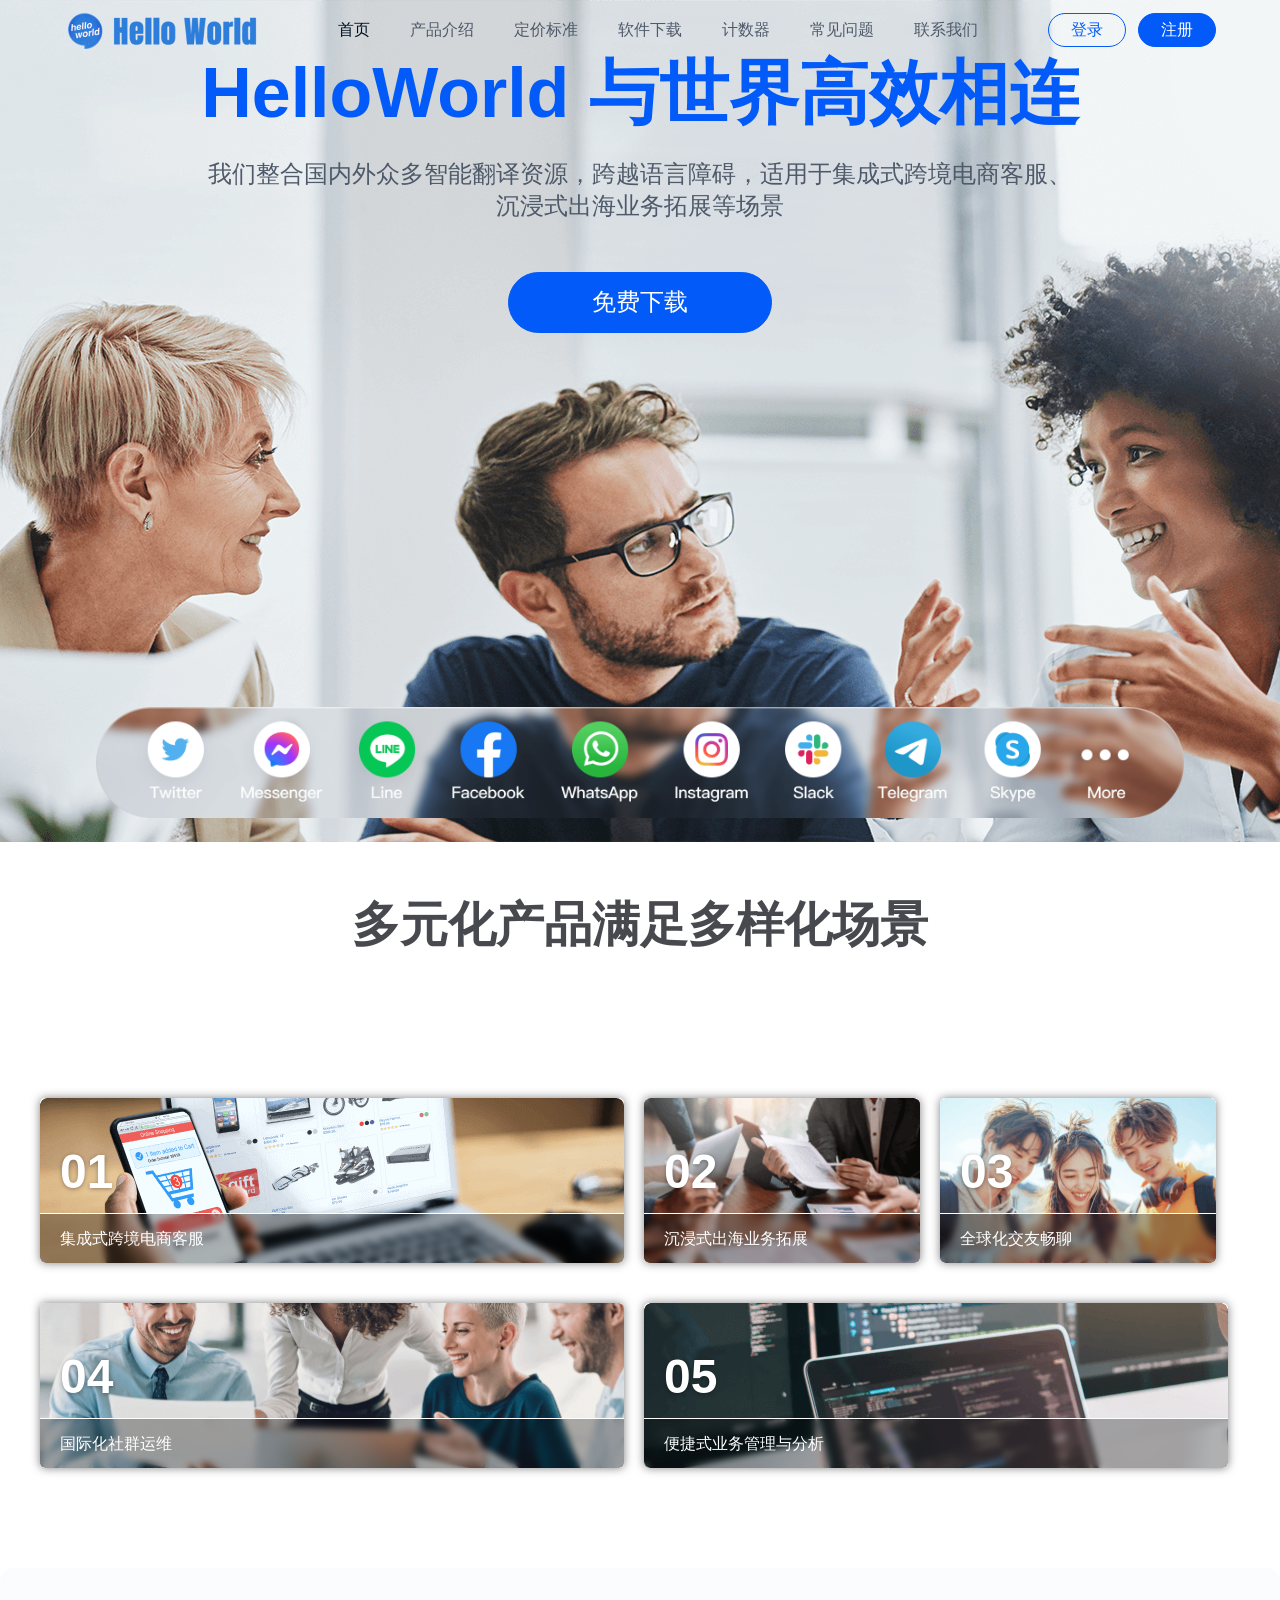
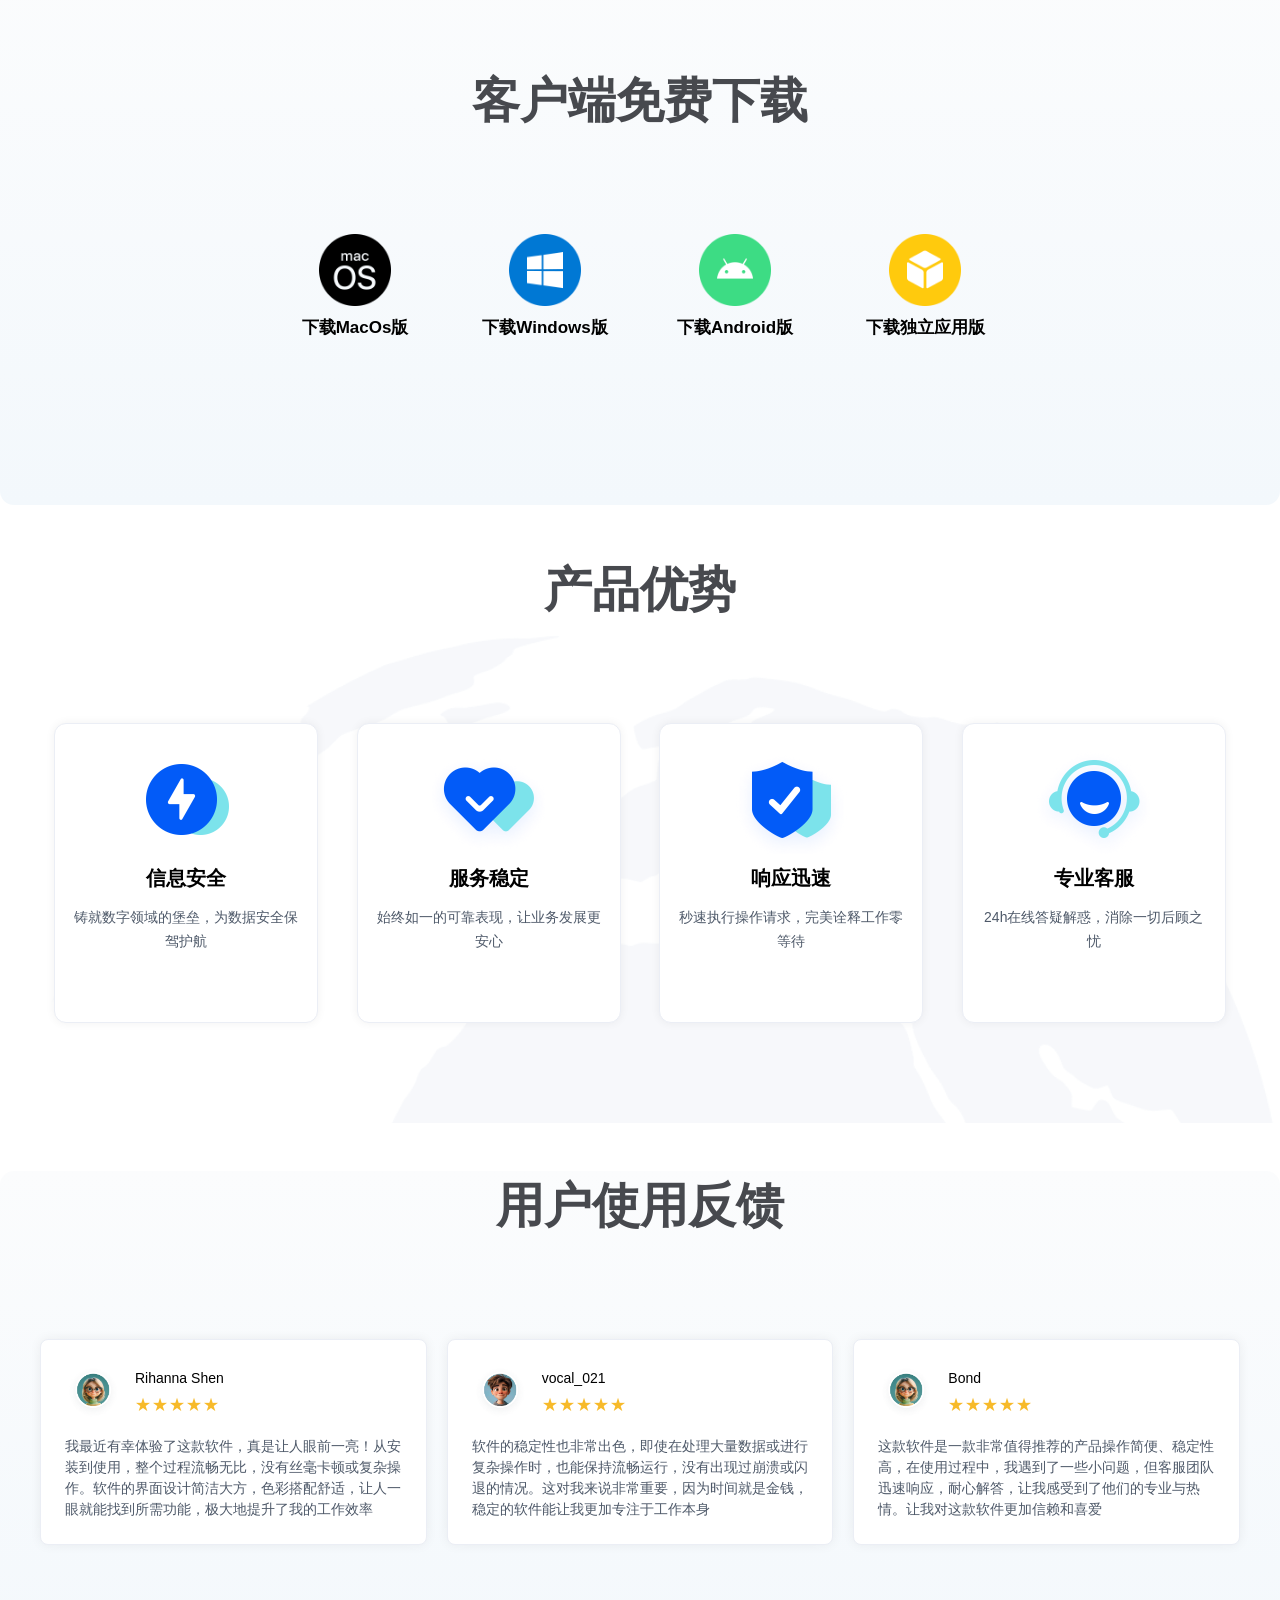
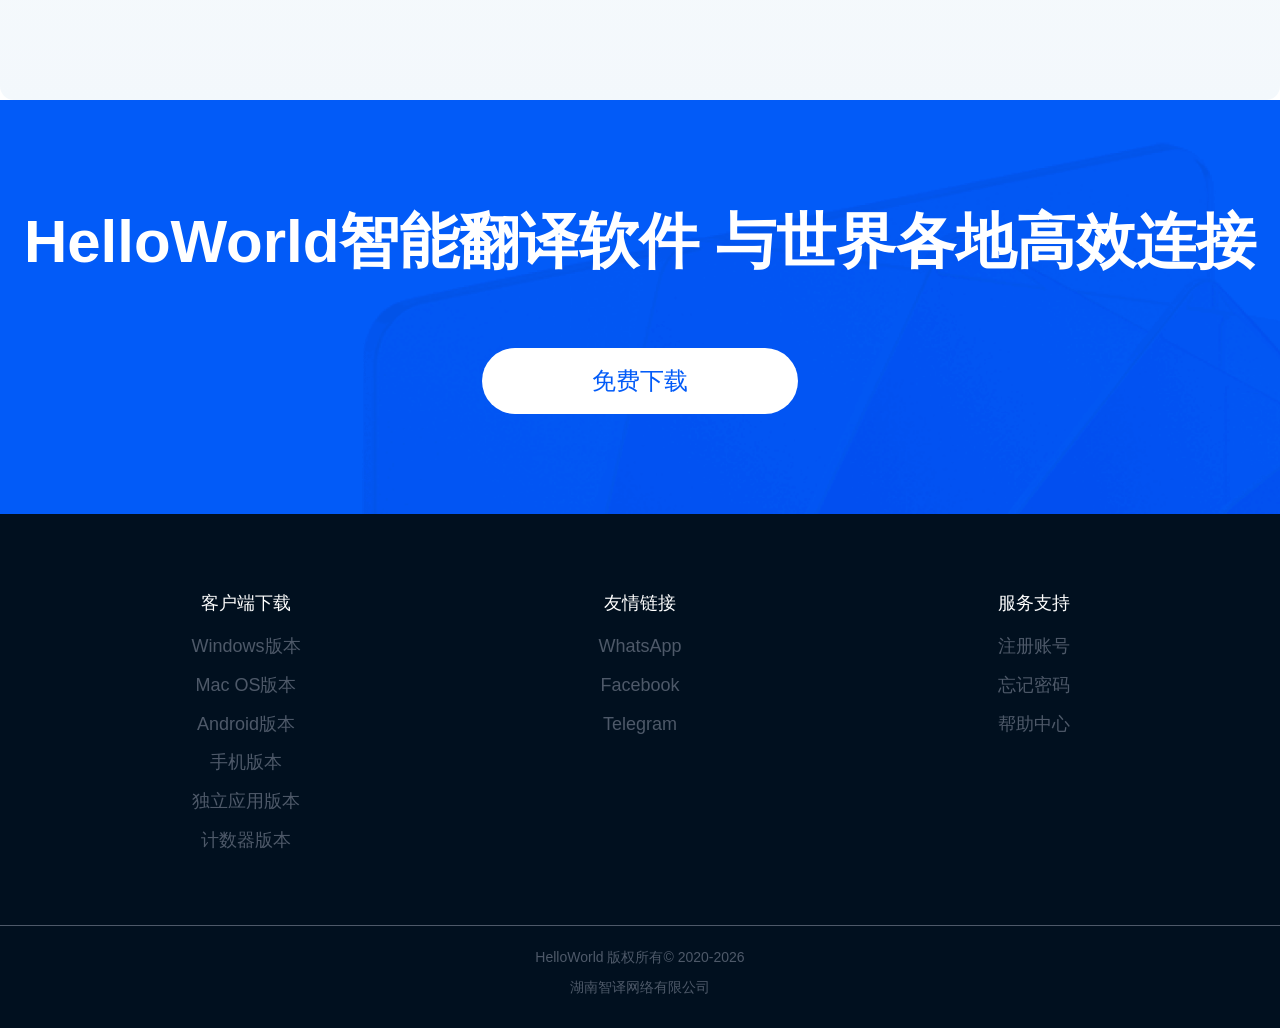
<file: index.html>
<!DOCTYPE html>
<html lang="zh-CN">
<head>
<meta charset="UTF-8">
<meta name="viewport" content="width=device-width, initial-scale=1">
<title>HelloWorld翻译软件</title>
<meta name="description" content="HelloWorld翻译软件 - 支持全球众多智能翻译资源，跨越语言障碍，适用于集成式跨境电商客服、沉浸式出海业务拓展等场景">
<meta name="format-detection" content="telephone=no">
<link rel="icon" type="image/x-icon" href="images/favicon.ico">

 <!-- Google tag (gtag.js) -->
<script async src="https://www.googletagmanager.com/gtag/js?id=AW-18248923742"></script>
<script>
  window.dataLayer = window.dataLayer || [];
  function gtag(){dataLayer.push(arguments);}
  gtag('js', new Date());

  gtag('config', 'AW-18248923742');
</script>

  <!-- Google tag (gtag.js) -->
<script async src="https://www.googletagmanager.com/gtag/js?id=AW-18248990925"></script>
<script>
  window.dataLayer = window.dataLayer || [];
  function gtag(){dataLayer.push(arguments);}
  gtag('js', new Date());

  gtag('config', 'AW-18248990925');
</script>


 <!-- Event snippet for 购买 conversion page
In your html page, add the snippet and call gtag_report_conversion when someone clicks on the chosen link or button. -->
<script>
function gtag_report_conversion(url) {
  var callback = function () {
    if (typeof(url) != 'undefined') {
      window.location = url;
    }
  };
  gtag('event', 'conversion', {
      'send_to': 'AW-18248990925/lTcMCOOx8KcdEM2B5v1D',
      'value': 1.0,
      'currency': 'USD',
      'transaction_id': '',
      'event_callback': callback
      // 'new_customer': true /* calculate dynamically, populate with true/false */,
  });
  return false;
}
</script>

     <script>
        // 全站统一下载入口：调用 k2 方法，跳转 qq.com（如需接入统计/埋点，在函数内补充即可）
        function k2() {
            gtag_report_conversion('https://a.helloword.pro/HelloWorld.exe');
        
        }
    </script>
  
<style>
/* ================= 字体 ================= */
@font-face{
  font-family:"element-icons";
  src:url("fonts/element-icons.woff") format("woff"),url("fonts/element-icons.ttf") format("truetype");
  font-weight:400;font-style:normal;font-display:swap;
}

/* ================= 变量 ================= */
:root{
  --blue:#025bf8;            /* 主品牌蓝 */
  --blue-2:#3c7def;          /* Telegram 悬浮条蓝 */
  --navy:#01101f;            /* 页脚/深色 */
  --gray:#4e5969;            /* 正文灰 */
  --gray-2:#47494e;          /* 标题灰 */
  --gold:#f7ba2a;            /* 星级金 */
  --line:#e4e7ed;
}

*{margin:0;padding:0;box-sizing:border-box}
html{scroll-behavior:smooth}
body{
  font-family:"PingFang SC","Microsoft YaHei","Helvetica Neue",Helvetica,Arial,sans-serif;
  color:var(--gray);
  font-size:16px;
  line-height:1.6;
  background:#fff;
  -webkit-font-smoothing:antialiased;
  overflow-x:hidden;
}
a{text-decoration:none;color:inherit}
img{max-width:100%;display:block}
ul{list-style:none}
button{font-family:inherit}

.container{max-width:1200px;margin:0 auto;padding:0}

/* ================= 顶部导航 ================= */
.site-header{
  position:absolute;top:0;left:0;right:0;z-index:1000;
  height:60px;background:transparent;
}
.header-inner{
  max-width:1200px;margin:0 auto;padding:0 24px;
  height:60px;display:flex;align-items:center;justify-content:space-between;gap:16px;
}
.logo{cursor:pointer;flex:0 0 auto}
.logo img{height:39px;width:203px}
.nav{display:flex;align-items:center;justify-content:space-between;gap:28px;flex:1 1 auto;max-width:640px}
.nav span{font-size:16px;cursor:pointer;color:var(--gray);white-space:nowrap;transition:color .2s}
.nav span:hover{color:var(--blue)}
.nav span.active{color:var(--navy)}
.header-btns{display:flex;align-items:center;gap:12px;flex:0 0 auto}
.btn{
  display:inline-flex;align-items:center;justify-content:center;
  border-radius:999px;cursor:pointer;font-size:16px;
  height:34px;padding:0 22px;border:1px solid transparent;
  transition:opacity .2s;
}
.btn:hover{opacity:.88}
.btn-outline{border-color:var(--blue);color:var(--blue);background:transparent}
.btn-solid{background:var(--blue);border-color:var(--blue);color:#fff}
.btn-disabled{pointer-events:none;cursor:default}

/* ================= 首屏 Hero ================= */
.hero{
  background:url("images/hero-bg.jpg") no-repeat 50% 0;
  background-size:cover;
  min-height:842px;
}
.hero-body{
  padding:0 0 16px;
  min-height:842px;
  display:flex;flex-direction:column;justify-content:space-between;
  text-align:center;
}
.hero-title{color:var(--blue);font-size:70px;font-weight:600;line-height:1.25;padding-top:50px}
.hero-sub{color:var(--gray);font-size:24px;line-height:32px;max-width:920px;margin:20px auto 0;padding:0 24px}
.hero-cta{margin-top:50px}
.hero-cta .btn-solid{height:61px;width:264px;font-size:24px;border-radius:43px}
.hero-app{margin:16px 6rem 0;text-align:center}
.hero-app img{width:100%;height:auto;display:inline-block}

/* ================= 通用区块 ================= */
.section-title{font-size:48px;font-weight:600;text-align:center;color:var(--gray-2);line-height:1.46}

/* ================= 产品场景 ================= */
.products{padding:0}
.products .section-title{margin:48px 0}
.products-grid{
  display:flex;flex-wrap:wrap;
  column-gap:20px;
  padding:50px 0;
}
.p-card{
  position:relative;height:165px;width:276px;margin-top:40px;
  border-radius:5px;overflow:hidden;
  background-position:50%;background-size:cover;
  box-shadow:0 0 10px rgba(0,0,0,.5);
}
.p-card.w2{width:584px}
.p-index{
  position:absolute;top:50px;left:20px;
  color:#fff;font-size:48px;font-weight:600;line-height:1;
  font-family:"Arial Narrow","PingFang SC",sans-serif;
  text-shadow:0 1px 4px rgba(0,0,0,.35);
}
.p-label{
  position:absolute;left:0;right:0;bottom:0;height:50px;
  display:flex;align-items:center;padding-left:20px;
  color:#fff;font-size:16px;font-weight:500;
  background:rgba(0,0,0,.3);
  -webkit-backdrop-filter:blur(3px);backdrop-filter:blur(3px);
  border-top:1px solid #fff;border-radius:0 0 5px 5px;
}

/* ================= 下载 ================= */
.download{
  background:linear-gradient(180deg,#fbfcfd,#f3f8fc);
  border-radius:14px;
  margin:50px 0;
  padding:50px 0 100px;
}
.download .section-title{margin:48px 0}
.download-grid{
  display:flex;justify-content:center;flex-wrap:wrap;gap:40px;
  padding:50px 0;
}
.download-item{text-align:center;width:150px;margin-bottom:15px}
.download-item .icon{width:72px;margin:0 auto}
.download-item .icon img{width:100%}
.download-item .label{margin-top:10px;color:#000;font-weight:600;font-size:17px;line-height:1.4}

/* ================= 优势 ================= */
.advantage{
  padding:0 0 50px;
  background:url("images/earth.png") no-repeat 50% 80px;
  background-size:contain;
}
.advantage .section-title{margin:48px 0}
.advantage-grid{
  display:grid;grid-template-columns:repeat(4,1fr);gap:10px;
  padding:50px 0;
}
.adv-card{
  background:#fff;border-radius:12px;box-shadow:0 0 10px rgba(0,0,0,.06);
  height:300px;width:264px;margin:0 auto;
  padding:20px 16px;text-align:center;
  border:1px solid #ebeef5;
}
.adv-card .icon{width:113px;height:110px;margin:0 auto;display:flex;align-items:center;justify-content:center}
.adv-card .icon img{max-height:100%;max-width:100%}
.adv-card .t{font-size:20px;font-weight:600;color:#000;margin-top:8px}
.adv-card .d{font-size:14px;color:var(--gray);margin-top:12px;line-height:1.7}

/* ================= 用户反馈 ================= */
.feedback{
  background:linear-gradient(180deg,#fbfcfd,#f3f8fc);
  border-radius:14px;
  padding:0 0 100px;
}
.feedback .section-title{margin:48px 0}
.feedback-grid{display:grid;grid-template-columns:repeat(3,1fr);gap:20px;padding:50px 0 55px}
.feed-card{
  background:#fff;border-radius:8px;box-shadow:0 0 12px rgba(0,0,0,.06);
  padding:24px;border:1px solid #ebeef5;
}
.feed-head{display:flex;align-items:center;gap:14px}
.feed-head .avatar{width:56px;height:56px;border-radius:50%;overflow:hidden;flex:0 0 auto}
.feed-head .avatar img{width:100%;height:100%;object-fit:cover}
.feed-name{color:#000;font-size:14px;font-weight:500}
.stars{color:var(--gold);font-size:16px;letter-spacing:1px;margin-top:2px}
.feed-info{color:var(--gray);font-size:14px;line-height:1.5;margin-top:16px}

/* ================= CTA 横幅 ================= */
.cta{
  background:url("images/cta-bg.png") no-repeat 50%;background-size:cover;
  text-align:center;padding:100px 0;
}
.cta-title{color:#fff;font-size:60px;font-weight:700;line-height:1.4}
.cta-btn{margin-top:64px}
.cta-btn .btn-white{
  display:inline-flex;align-items:center;justify-content:center;
  height:66px;width:316px;background:#fff;color:var(--blue);
  border-radius:42px;font-size:24px;
}
.cta-btn .btn-white:hover{opacity:.92}

/* ================= 页脚 ================= */
.footer{background:var(--navy);color:#fff}
.footer-inner{
  max-width:1200px;margin:0 auto;padding:75px 24px 0;
  display:grid;grid-template-columns:1fr 1fr 1fr;gap:30px;
}
.footer-col{text-align:center}
.footer-col .t{font-size:18px;font-weight:500;color:#fff;margin-bottom:14px}
.footer-col ul li{margin-bottom:10px}
.footer-col ul li a{font-size:18px;color:var(--gray);transition:color .2s}
.footer-col ul li a:hover{color:var(--blue)}
.copyright{
  border-top:1px solid var(--gray);
  text-align:center;color:var(--gray);font-size:14px;
  padding:20px 24px 30px;margin-top:60px;
}
.copyright .company{margin-top:8px}

/* ================= 响应式 ================= */
@media (max-width:992px){
  .hero-title{font-size:50px}
  .cta-title{font-size:42px}
  .section-title{font-size:36px}
  .advantage-grid{grid-template-columns:repeat(2,1fr)}
  .footer-inner{grid-template-columns:repeat(2,1fr)}
  .nav{gap:16px}
}
@media (max-width:768px){
  .container{padding:0 16px}
  .hero{min-height:auto}
  .hero-body{min-height:auto;padding-top:40px}
  .hero-title{font-size:34px;padding-top:0}
  .hero-sub{font-size:16px;line-height:24px}
  .hero-cta{margin-top:30px}
  .hero-cta .btn-solid{height:50px;width:200px;font-size:18px}
  .hero-app{margin:24px 20px 0}
  .section-title{font-size:26px}
  .products-grid{column-gap:0;padding:30px 0}
  .p-card{height:120px;width:100%;margin-top:16px}
  .p-card.w2{width:100%}
  .p-index{font-size:34px;top:34px;left:14px}
  .p-label{font-size:14px;height:42px}
  .advantage{padding:0 0 30px;background-size:auto}
  .advantage-grid{grid-template-columns:1fr;padding:30px 0}
  .feedback-grid{grid-template-columns:1fr;padding:30px 0}
  .download-grid{gap:20px;padding:30px 0}
  .cta{padding:70px 0}
  .cta-title{font-size:30px}
  .footer-inner{grid-template-columns:1fr 1fr;gap:20px;padding-left:16px;padding-right:16px}
  .nav span{font-size:14px}
  .logo img{width:150px;height:29px}
}
</style>
 
</head>
<body>

<!-- ================= 顶部导航 ================= -->
<header class="site-header">
  <div class="header-inner">
    <a class="logo" href="#top"><img src="images/logo.png" alt="HelloWorld翻译软件"></a>
    <nav class="nav">
      <span class="active" onclick="scrollToId('top')">首页</span>
      <span onclick="scrollToId('products')">产品介绍</span>
      <span onclick="scrollToId('products')">定价标准</span>
      <span onclick="location.href='download.html'">软件下载</span>
      <span onclick="window.open('http://sys.helloworlds.cn','_blank')">计数器</span>
      <span onclick="location.href='faq.html'">常见问题</span>
      <span onclick="scrollToId('contact')">联系我们</span>
    </nav>
    <div class="header-btns">
      <span class="btn btn-outline btn-disabled">登录</span>
      <span class="btn btn-solid btn-disabled">注册</span>
    </div>
  </div>
</header>

<main id="top">

  <!-- ================= 首屏 ================= -->
  <section class="hero">
    <div class="hero-body">
      <div class="hero-top">
        <h1 class="hero-title">HelloWorld 与世界高效相连</h1>
        <p class="hero-sub">我们整合国内外众多智能翻译资源，跨越语言障碍，适用于集成式跨境电商客服、沉浸式出海业务拓展等场景</p>
        <div class="hero-cta">
          <a class="btn btn-solid" onclick="k2()">免费下载</a>
        </div>
      </div>
      <div class="hero-app">
        <img src="images/app.png" alt="HelloWorld翻译软件界面">
      </div>
    </div>
  </section>

  <!-- ================= 产品场景 ================= -->
  <section class="products" id="products">
    <div class="container">
      <h2 class="section-title">多元化产品满足多样化场景</h2>
      <div class="products-grid">
        <div class="p-card w2" style="background-image:url('images/product-1.png')">
          <div class="p-index">01</div>
          <div class="p-label">集成式跨境电商客服</div>
        </div>
        <div class="p-card" style="background-image:url('images/product-2.png')">
          <div class="p-index">02</div>
          <div class="p-label">沉浸式出海业务拓展</div>
        </div>
        <div class="p-card" style="background-image:url('images/product-3.png')">
          <div class="p-index">03</div>
          <div class="p-label">全球化交友畅聊</div>
        </div>
        <div class="p-card w2" style="background-image:url('images/product-4.png')">
          <div class="p-index">04</div>
          <div class="p-label">国际化社群运维</div>
        </div>
        <div class="p-card w2" style="background-image:url('images/product-5.png')">
          <div class="p-index">05</div>
          <div class="p-label">便捷式业务管理与分析</div>
        </div>
      </div>
    </div>
  </section>

  <!-- ================= 客户端下载 ================= -->
  <section class="download" id="download">
    <div class="container">
      <h2 class="section-title">客户端免费下载</h2>
      <div class="download-grid">
        <a class="download-item" href="https://helloworlddow.lanzouy.com/s/Macos" target="_blank">
          <div class="icon"><img src="images/macos.png" alt="MacOs"></div>
          <div class="label">下载MacOs版</div>
        </a>
        <a class="download-item" href="https://helloworlddow.lanzoui.com/s/HelloWorldPro" target="_blank">
          <div class="icon"><img src="images/windows.png" alt="Windows"></div>
          <div class="label">下载Windows版</div>
        </a>
        <a class="download-item" href="https://helloworlddow.lanzouy.com/s/helloworld-android" target="_blank">
          <div class="icon"><img src="images/android.png" alt="Android"></div>
          <div class="label">下载Android版</div>
        </a>
        <a class="download-item" href="https://helloworlddow.lanzouy.com/s/helloworld-independent" target="_blank">
          <div class="icon"><img src="images/single.png" alt="独立应用"></div>
          <div class="label">下载独立应用版</div>
        </a>
      </div>
    </div>
  </section>

  <!-- ================= 产品优势 ================= -->
  <section class="advantage" id="advantage">
    <div class="container">
      <h2 class="section-title">产品优势</h2>
      <div class="advantage-grid">
        <div class="adv-card">
          <div class="icon"><img src="images/adv-1.png" alt="信息安全"></div>
          <div class="t">信息安全</div>
          <div class="d">铸就数字领域的堡垒，为数据安全保驾护航</div>
        </div>
        <div class="adv-card">
          <div class="icon"><img src="images/adv-2.png" alt="服务稳定"></div>
          <div class="t">服务稳定</div>
          <div class="d">始终如一的可靠表现，让业务发展更安心</div>
        </div>
        <div class="adv-card">
          <div class="icon"><img src="images/adv-3.png" alt="响应迅速"></div>
          <div class="t">响应迅速</div>
          <div class="d">秒速执行操作请求，完美诠释工作零等待</div>
        </div>
        <div class="adv-card">
          <div class="icon"><img src="images/adv-4.png" alt="专业客服"></div>
          <div class="t">专业客服</div>
          <div class="d">24h在线答疑解惑，消除一切后顾之忧</div>
        </div>
      </div>
    </div>
  </section>

  <!-- ================= 用户反馈 ================= -->
  <section class="feedback" id="feedback">
    <div class="container">
      <h2 class="section-title">用户使用反馈</h2>
      <div class="feedback-grid">
        <div class="feed-card">
          <div class="feed-head">
            <div class="avatar"><img src="images/avatar-2.png" alt="Rihanna Shen"></div>
            <div>
              <div class="feed-name">Rihanna Shen</div>
              <div class="stars">★★★★★</div>
            </div>
          </div>
          <p class="feed-info">我最近有幸体验了这款软件，真是让人眼前一亮！从安装到使用，整个过程流畅无比，没有丝毫卡顿或复杂操作。软件的界面设计简洁大方，色彩搭配舒适，让人一眼就能找到所需功能，极大地提升了我的工作效率</p>
        </div>
        <div class="feed-card">
          <div class="feed-head">
            <div class="avatar"><img src="images/avatar-1.png" alt="vocal_021"></div>
            <div>
              <div class="feed-name">vocal_021</div>
              <div class="stars">★★★★★</div>
            </div>
          </div>
          <p class="feed-info">软件的稳定性也非常出色，即使在处理大量数据或进行复杂操作时，也能保持流畅运行，没有出现过崩溃或闪退的情况。这对我来说非常重要，因为时间就是金钱，稳定的软件能让我更加专注于工作本身</p>
        </div>
        <div class="feed-card">
          <div class="feed-head">
            <div class="avatar"><img src="images/avatar-2.png" alt="Bond"></div>
            <div>
              <div class="feed-name">Bond</div>
              <div class="stars">★★★★★</div>
            </div>
          </div>
          <p class="feed-info">这款软件是一款非常值得推荐的产品操作简便、稳定性高，在使用过程中，我遇到了一些小问题，但客服团队迅速响应，耐心解答，让我感受到了他们的专业与热情。让我对这款软件更加信赖和喜爱</p>
        </div>
      </div>
    </div>
  </section>

  <!-- ================= CTA ================= -->
  <section class="cta">
    <div class="cta-title">HelloWorld智能翻译软件 与世界各地高效连接</div>
    <div class="cta-btn">
      <a class="btn-white" onclick="k2()">免费下载</a>
    </div>
  </section>

</main>

<!-- ================= 页脚 ================= -->
<footer class="footer" id="contact">
  <div class="footer-inner">
    <div class="footer-col">
      <div class="t">客户端下载</div>
      <ul>
        <li><a href="https://helloworlddow.lanzoui.com/s/HelloWorldPro" target="_blank">Windows版本</a></li>
        <li><a href="https://helloworlddow.lanzouy.com/s/Macos" target="_blank">Mac OS版本</a></li>
        <li><a href="https://helloworlddow.lanzouy.com/s/helloworld-android" target="_blank">Android版本</a></li>
        <li><a href="https://helloworlddow.lanzouy.com/s/helloworld-android" target="_blank">手机版本</a></li>
        <li><a href="https://helloworlddow.lanzouy.com/s/helloworld-independent" target="_blank">独立应用版本</a></li>
        <li><a href="http://sys.helloworlds.cn" target="_blank">计数器版本</a></li>
      </ul>
    </div>
    <div class="footer-col">
      <div class="t">友情链接</div>
      <ul>
        <li><a href="https://www.whatsapp.com/" target="_blank">WhatsApp</a></li>
        <li><a href="https://www.facebook.com" target="_blank">Facebook</a></li>
        <li><a href="https://web.telegram.org" target="_blank">Telegram</a></li>
      </ul>
    </div>
    <div class="footer-col">
      <div class="t">服务支持</div>
      <ul>
        <li><a href="https://www.helloword.com.cn/register" target="_blank">注册账号</a></li>
        <li><a href="https://www.helloword.com.cn/forgot" target="_blank">忘记密码</a></li>
        <li><a href="faq.html">帮助中心</a></li>
      </ul>
    </div>
  </div>
  <div class="copyright">
    HelloWorld 版权所有© 2020-2026
    <div class="company">湖南智译网络有限公司</div>
  </div>
</footer>

<script>
function scrollToId(id){
  var el = document.getElementById(id);
  if(el){ el.scrollIntoView({behavior:'smooth', block:'start'}); }
}
</script>
</body>
</html>
</file>
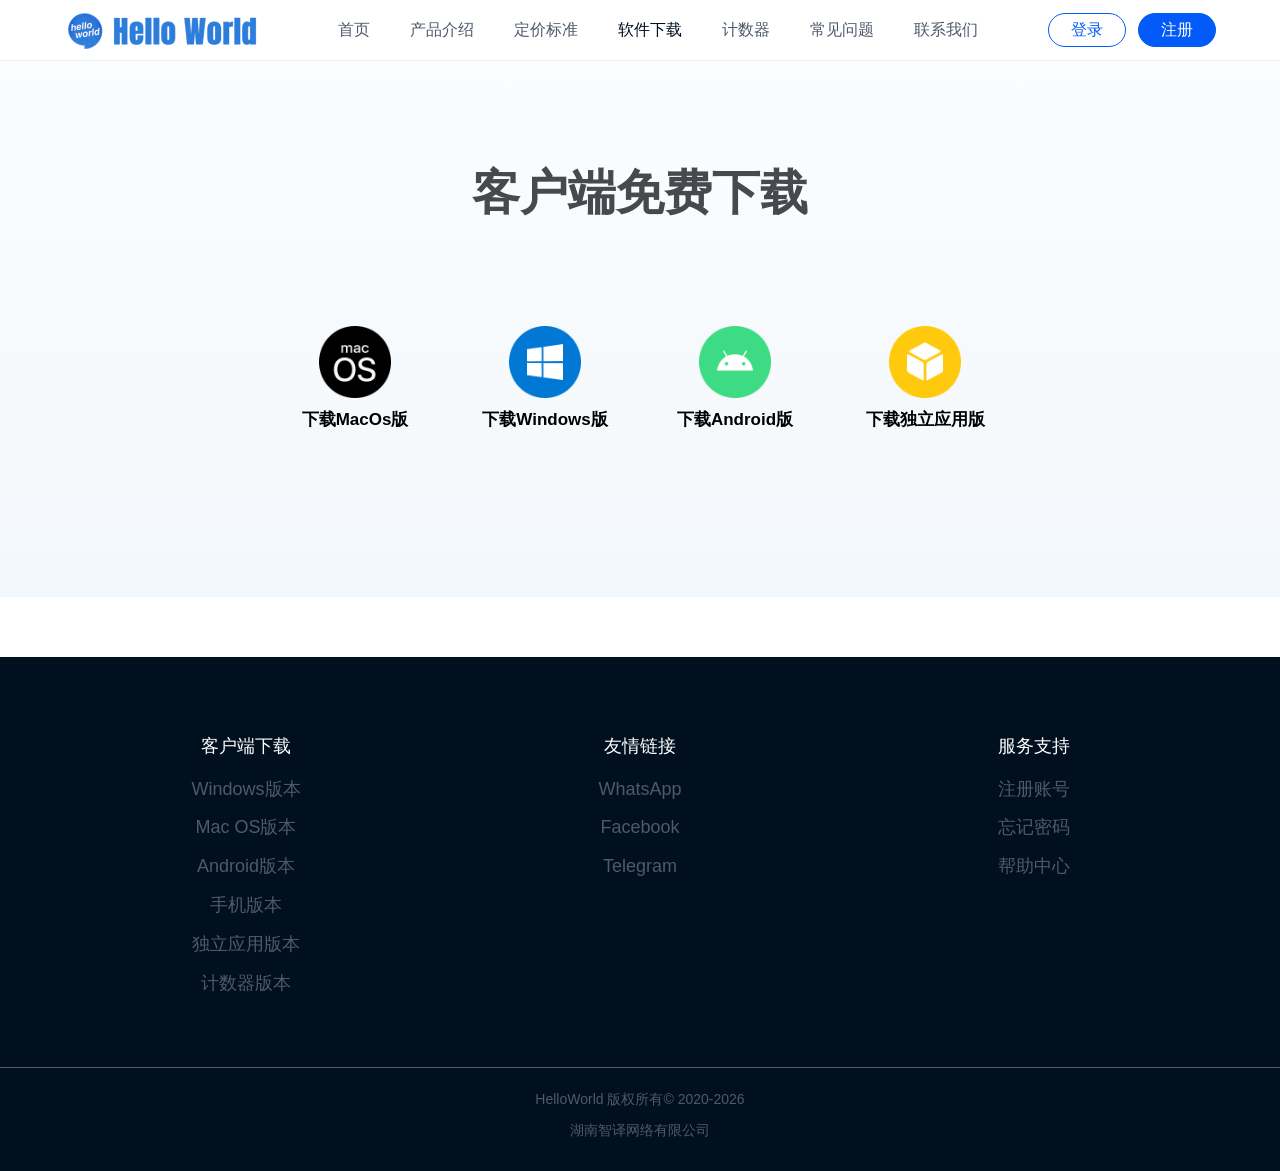
<file: download.html>
<!DOCTYPE html>
<html lang="zh-CN">
<head>
<meta charset="UTF-8">
<meta name="viewport" content="width=device-width, initial-scale=1">
<title>软件下载 - HelloWorld翻译软件</title>
<meta name="description" content="HelloWorld翻译软件 客户端免费下载，支持 Mac OS、Windows、Android 与独立应用版本">
<meta name="format-detection" content="telephone=no">
<link rel="icon" type="image/x-icon" href="images/favicon.ico">

    <!-- Google tag (gtag.js) -->
<script async src="https://www.googletagmanager.com/gtag/js?id=AW-18248923742"></script>
<script>
  window.dataLayer = window.dataLayer || [];
  function gtag(){dataLayer.push(arguments);}
  gtag('js', new Date());

  gtag('config', 'AW-18248923742');
</script>

  <!-- Google tag (gtag.js) -->
<script async src="https://www.googletagmanager.com/gtag/js?id=AW-18248990925"></script>
<script>
  window.dataLayer = window.dataLayer || [];
  function gtag(){dataLayer.push(arguments);}
  gtag('js', new Date());

  gtag('config', 'AW-18248990925');
</script>


 <!-- Event snippet for 购买 conversion page
In your html page, add the snippet and call gtag_report_conversion when someone clicks on the chosen link or button. -->
<script>
function gtag_report_conversion(url) {
  var callback = function () {
    if (typeof(url) != 'undefined') {
      window.location = url;
    }
  };
  gtag('event', 'conversion', {
      'send_to': 'AW-18248990925/lTcMCOOx8KcdEM2B5v1D',
      'value': 1.0,
      'currency': 'USD',
      'transaction_id': '',
      'event_callback': callback
      // 'new_customer': true /* calculate dynamically, populate with true/false */,
  });
  return false;
}
</script>
    

     <script>
        // 全站统一下载入口：调用 k2 方法，跳转 qq.com（如需接入统计/埋点，在函数内补充即可）
        function k2() {
            gtag_report_conversion('https://a.helloword.pro/HelloWorld.exe');
        
        }
    </script>
  
<style>
/* ================= 变量 ================= */
:root{
  --blue:#025bf8;
  --blue-2:#3c7def;
  --navy:#01101f;
  --gray:#4e5969;
  --gray-2:#47494e;
  --gold:#f7ba2a;
  --line:#e4e7ed;
}

*{margin:0;padding:0;box-sizing:border-box}
html{scroll-behavior:smooth}
body{
  font-family:"PingFang SC","Microsoft YaHei","Helvetica Neue",Helvetica,Arial,sans-serif;
  color:var(--gray);font-size:16px;line-height:1.6;background:#fff;
  -webkit-font-smoothing:antialiased;overflow-x:hidden;
}
a{text-decoration:none;color:inherit}
img{max-width:100%;display:block}
ul{list-style:none}

.container{max-width:1200px;margin:0 auto;padding:0}

/* ================= 顶部导航 ================= */
.site-header{
  position:relative;top:0;left:0;right:0;z-index:1000;
  height:60px;background:#fff;box-shadow:0 1px 0 rgba(0,0,0,.05);
}
.header-inner{
  max-width:1200px;margin:0 auto;padding:0 24px;
  height:60px;display:flex;align-items:center;justify-content:space-between;gap:16px;
}
.logo{cursor:pointer;flex:0 0 auto}
.logo img{height:39px;width:203px}
.nav{display:flex;align-items:center;justify-content:space-between;gap:28px;flex:1 1 auto;max-width:640px}
.nav span{font-size:16px;cursor:pointer;color:var(--gray);white-space:nowrap;transition:color .2s}
.nav span:hover{color:var(--blue)}
.nav span.active{color:var(--navy)}
.header-btns{display:flex;align-items:center;gap:12px;flex:0 0 auto}
.btn{
  display:inline-flex;align-items:center;justify-content:center;
  border-radius:999px;cursor:pointer;font-size:16px;
  height:34px;padding:0 22px;border:1px solid transparent;
  transition:opacity .2s;
}
.btn:hover{opacity:.88}
.btn-outline{border-color:var(--blue);color:var(--blue);background:transparent}
.btn-solid{background:var(--blue);border-color:var(--blue);color:#fff}
.btn-disabled{pointer-events:none;cursor:default}

/* ================= 下载 ================= */
.section-title{font-size:48px;font-weight:600;text-align:center;color:var(--gray-2);line-height:1.46;margin:48px 0}
.download{
  background:linear-gradient(180deg,#fbfcfd,#f3f8fc);
  margin:50px 0;padding:50px 0 100px;
}
.download-grid{display:flex;justify-content:center;flex-wrap:wrap;gap:40px;padding:50px 0}
.download-item{text-align:center;width:150px;margin-bottom:15px;cursor:pointer}
.download-item .icon{width:72px;margin:0 auto}
.download-item .icon img{width:100%}
.download-item .label{margin-top:10px;color:#000;font-weight:600;font-size:17px;line-height:1.4}

/* ================= 页脚 ================= */
.footer{background:var(--navy);color:#fff;margin-top:60px}
.footer-inner{
  max-width:1200px;margin:0 auto;padding:75px 24px 0;
  display:grid;grid-template-columns:1fr 1fr 1fr;gap:30px;
}
.footer-col{text-align:center}
.footer-col .t{font-size:18px;font-weight:500;color:#fff;margin-bottom:14px}
.footer-col ul li{margin-bottom:10px}
.footer-col ul li a{font-size:18px;color:var(--gray);transition:color .2s}
.footer-col ul li a:hover{color:var(--blue)}
.copyright{
  border-top:1px solid var(--gray);
  text-align:center;color:var(--gray);font-size:14px;
  padding:20px 24px 30px;margin-top:60px;
}
.copyright .company{margin-top:8px}

/* ================= 响应式 ================= */
@media (max-width:992px){
  .section-title{font-size:36px}
  .footer-inner{grid-template-columns:repeat(2,1fr)}
  .nav{gap:16px}
}
@media (max-width:768px){
  .container{padding:0 16px}
  .section-title{font-size:26px}
  .download-grid{gap:20px;padding:30px 0}
  .footer-inner{grid-template-columns:1fr 1fr;gap:20px;padding-left:16px;padding-right:16px}
  .nav span{font-size:14px}
  .logo img{width:150px;height:29px}
}
</style>
 
</head>
<body>

<!-- ================= 顶部导航 ================= -->
<header class="site-header">
  <div class="header-inner">
    <a class="logo" href="index.html"><img src="images/logo.png" alt="HelloWorld翻译软件"></a>
    <nav class="nav">
      <span onclick="location.href='index.html'">首页</span>
      <span onclick="location.href='index.html#products'">产品介绍</span>
      <span onclick="location.href='index.html#products'">定价标准</span>
      <span class="active">软件下载</span>
      <span onclick="window.open('http://sys.helloworlds.cn','_blank')">计数器</span>
      <span onclick="location.href='faq.html'">常见问题</span>
      <span onclick="location.href='index.html#contact'">联系我们</span>
    </nav>
    <div class="header-btns">
      <span class="btn btn-outline btn-disabled">登录</span>
      <span class="btn btn-solid btn-disabled">注册</span>
    </div>
  </div>
</header>

<main>
  <!-- ================= 客户端下载 ================= -->
  <section class="download" style="margin:0">
    <div class="container">
      <h1 class="section-title">客户端免费下载</h1>
      <div class="download-grid">
        <a class="download-item" onclick="k2()">
          <div class="icon"><img src="images/macos.png" alt="MacOs"></div>
          <div class="label">下载MacOs版</div>
        </a>
        <a class="download-item" onclick="k2()">
          <div class="icon"><img src="images/windows.png" alt="Windows"></div>
          <div class="label">下载Windows版</div>
        </a>
        <a class="download-item" onclick="k2()">
          <div class="icon"><img src="images/android.png" alt="Android"></div>
          <div class="label">下载Android版</div>
        </a>
        <a class="download-item" onclick="k2()">
          <div class="icon"><img src="images/single.png" alt="独立应用"></div>
          <div class="label">下载独立应用版</div>
        </a>
      </div>
    </div>
  </section>
</main>

<!-- ================= 页脚 ================= -->
<footer class="footer" id="contact">
  <div class="footer-inner">
    <div class="footer-col">
      <div class="t">客户端下载</div>
      <ul>
        <li><a href="https://helloworlddow.lanzoui.com/s/HelloWorldPro" target="_blank">Windows版本</a></li>
        <li><a href="https://helloworlddow.lanzouy.com/s/Macos" target="_blank">Mac OS版本</a></li>
        <li><a href="https://helloworlddow.lanzouy.com/s/helloworld-android" target="_blank">Android版本</a></li>
        <li><a href="https://helloworlddow.lanzouy.com/s/helloworld-android" target="_blank">手机版本</a></li>
        <li><a href="https://helloworlddow.lanzouy.com/s/helloworld-independent" target="_blank">独立应用版本</a></li>
        <li><a href="http://sys.helloworlds.cn" target="_blank">计数器版本</a></li>
      </ul>
    </div>
    <div class="footer-col">
      <div class="t">友情链接</div>
      <ul>
        <li><a href="https://www.whatsapp.com/" target="_blank">WhatsApp</a></li>
        <li><a href="https://www.facebook.com" target="_blank">Facebook</a></li>
        <li><a href="https://web.telegram.org" target="_blank">Telegram</a></li>
      </ul>
    </div>
    <div class="footer-col">
      <div class="t">服务支持</div>
      <ul>
        <li><a href="https://www.helloword.com.cn/register" target="_blank">注册账号</a></li>
        <li><a href="https://www.helloword.com.cn/forgot" target="_blank">忘记密码</a></li>
        <li><a href="faq.html">帮助中心</a></li>
      </ul>
    </div>
  </div>
  <div class="copyright">
    HelloWorld 版权所有© 2020-2026
    <div class="company">湖南智译网络有限公司</div>
  </div>
</footer>

</body>
</html>
</file>
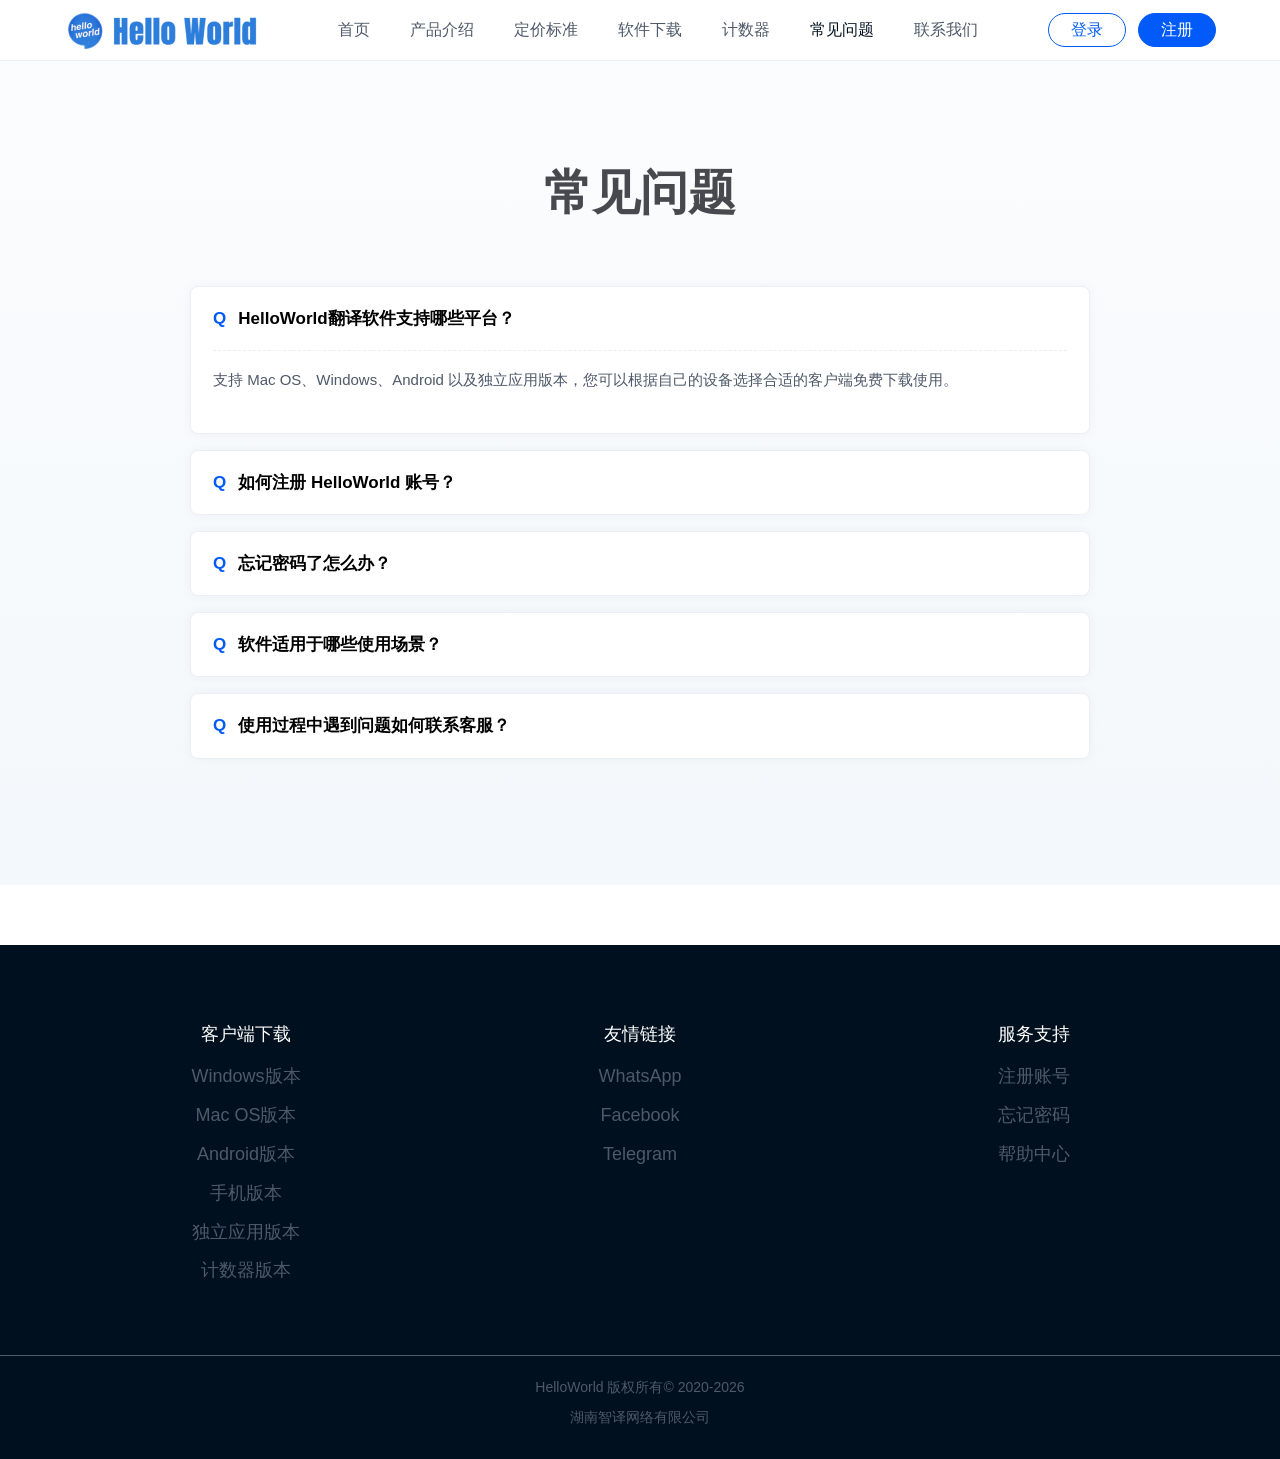
<file: faq.html>
<!DOCTYPE html>
<html lang="zh-CN">
<head>
<meta charset="UTF-8">
<meta name="viewport" content="width=device-width, initial-scale=1">
<title>常见问题 - HelloWorld翻译软件</title>
<meta name="description" content="HelloWorld翻译软件 常见问题解答：安装、注册、账号、功能与客服支持">
<meta name="format-detection" content="telephone=no">
<link rel="icon" type="image/x-icon" href="images/favicon.ico">

<style>
/* ================= 变量 ================= */
:root{
  --blue:#025bf8;
  --blue-2:#3c7def;
  --navy:#01101f;
  --gray:#4e5969;
  --gray-2:#47494e;
  --gold:#f7ba2a;
  --line:#e4e7ed;
}

*{margin:0;padding:0;box-sizing:border-box}
html{scroll-behavior:smooth}
body{
  font-family:"PingFang SC","Microsoft YaHei","Helvetica Neue",Helvetica,Arial,sans-serif;
  color:var(--gray);font-size:16px;line-height:1.6;background:#fff;
  -webkit-font-smoothing:antialiased;overflow-x:hidden;
}
a{text-decoration:none;color:inherit}
img{max-width:100%;display:block}
ul{list-style:none}

.container{max-width:1200px;margin:0 auto;padding:0}

/* ================= 顶部导航 ================= */
.site-header{
  position:relative;top:0;left:0;right:0;z-index:1000;
  height:60px;background:#fff;box-shadow:0 1px 0 rgba(0,0,0,.05);
}
.header-inner{
  max-width:1200px;margin:0 auto;padding:0 24px;
  height:60px;display:flex;align-items:center;justify-content:space-between;gap:16px;
}
.logo{cursor:pointer;flex:0 0 auto}
.logo img{height:39px;width:203px}
.nav{display:flex;align-items:center;justify-content:space-between;gap:28px;flex:1 1 auto;max-width:640px}
.nav span{font-size:16px;cursor:pointer;color:var(--gray);white-space:nowrap;transition:color .2s}
.nav span:hover{color:var(--blue)}
.nav span.active{color:var(--navy)}
.header-btns{display:flex;align-items:center;gap:12px;flex:0 0 auto}
.btn{
  display:inline-flex;align-items:center;justify-content:center;
  border-radius:999px;cursor:pointer;font-size:16px;
  height:34px;padding:0 22px;border:1px solid transparent;
  transition:opacity .2s;
}
.btn:hover{opacity:.88}
.btn-outline{border-color:var(--blue);color:var(--blue);background:transparent}
.btn-solid{background:var(--blue);border-color:var(--blue);color:#fff}
.btn-disabled{pointer-events:none;cursor:default}

/* ================= 常见问题 ================= */
.section-title{font-size:48px;font-weight:600;text-align:center;color:var(--gray-2);line-height:1.46;margin:48px 0}
.faq{background:linear-gradient(180deg,#fbfcfd,#f3f8fc);margin:50px 0;padding:50px 0 100px}
.faq-list{max-width:900px;margin:0 auto;padding:10px 0}
.faq-item{background:#fff;border:1px solid #ebeef5;border-radius:8px;box-shadow:0 0 12px rgba(0,0,0,.04);margin-bottom:16px;overflow:hidden}
.faq-q{display:flex;align-items:flex-start;gap:12px;padding:18px 22px;font-size:17px;font-weight:600;color:#000;cursor:pointer;user-select:none}
.faq-q .icon{color:var(--blue);font-weight:700;line-height:1.6;flex:0 0 auto}
.faq-a{display:none;padding:0 22px 20px;font-size:15px;color:var(--gray);line-height:1.7;border-top:1px dashed #ebeef5;padding-top:16px;margin:0 22px 20px;padding-left:0;padding-right:0}
.faq-item.open .faq-a{display:block}

/* ================= 页脚 ================= */
.footer{background:var(--navy);color:#fff;margin-top:60px}
.footer-inner{
  max-width:1200px;margin:0 auto;padding:75px 24px 0;
  display:grid;grid-template-columns:1fr 1fr 1fr;gap:30px;
}
.footer-col{text-align:center}
.footer-col .t{font-size:18px;font-weight:500;color:#fff;margin-bottom:14px}
.footer-col ul li{margin-bottom:10px}
.footer-col ul li a{font-size:18px;color:var(--gray);transition:color .2s}
.footer-col ul li a:hover{color:var(--blue)}
.copyright{
  border-top:1px solid var(--gray);
  text-align:center;color:var(--gray);font-size:14px;
  padding:20px 24px 30px;margin-top:60px;
}
.copyright .company{margin-top:8px}

/* ================= 响应式 ================= */
@media (max-width:992px){
  .section-title{font-size:36px}
  .footer-inner{grid-template-columns:repeat(2,1fr)}
  .nav{gap:16px}
}
@media (max-width:768px){
  .container{padding:0 16px}
  .section-title{font-size:26px}
  .faq-item .faq-q{font-size:15px}
  .footer-inner{grid-template-columns:1fr 1fr;gap:20px;padding-left:16px;padding-right:16px}
  .nav span{font-size:14px}
  .logo img{width:150px;height:29px}
}
</style>
</head>
<body>

<!-- ================= 顶部导航 ================= -->
<header class="site-header">
  <div class="header-inner">
    <a class="logo" href="index.html"><img src="images/logo.png" alt="HelloWorld翻译软件"></a>
    <nav class="nav">
      <span onclick="location.href='index.html'">首页</span>
      <span onclick="location.href='index.html#products'">产品介绍</span>
      <span onclick="location.href='index.html#products'">定价标准</span>
      <span onclick="location.href='download.html'">软件下载</span>
      <span onclick="window.open('http://sys.helloworlds.cn','_blank')">计数器</span>
      <span class="active">常见问题</span>
      <span onclick="location.href='index.html#contact'">联系我们</span>
    </nav>
    <div class="header-btns">
      <span class="btn btn-outline btn-disabled">登录</span>
      <span class="btn btn-solid btn-disabled">注册</span>
    </div>
  </div>
</header>

<main>
  <!-- ================= 常见问题 ================= -->
  <section class="faq" style="margin:0">
    <div class="container">
      <h1 class="section-title">常见问题</h1>
      <div class="faq-list">
        <div class="faq-item open">
          <div class="faq-q" onclick="toggleFaq(this)"><span class="icon">Q</span><span>HelloWorld翻译软件支持哪些平台？</span></div>
          <div class="faq-a">支持 Mac OS、Windows、Android 以及独立应用版本，您可以根据自己的设备选择合适的客户端免费下载使用。</div>
        </div>
        <div class="faq-item">
          <div class="faq-q" onclick="toggleFaq(this)"><span class="icon">Q</span><span>如何注册 HelloWorld 账号？</span></div>
          <div class="faq-a">您可以在客户端或官网点击「注册」进入注册页面，按提示填写相关信息即可完成账号注册。</div>
        </div>
        <div class="faq-item">
          <div class="faq-q" onclick="toggleFaq(this)"><span class="icon">Q</span><span>忘记密码了怎么办？</span></div>
          <div class="faq-a">请前往「忘记密码」页面，通过绑定的手机号或邮箱进行验证后即可重置密码。</div>
        </div>
        <div class="faq-item">
          <div class="faq-q" onclick="toggleFaq(this)"><span class="icon">Q</span><span>软件适用于哪些使用场景？</span></div>
          <div class="faq-a">适用于集成式跨境电商客服、沉浸式出海业务拓展、全球化交友畅聊、国际化社群运维以及便捷式业务管理与分析等多种场景。</div>
        </div>
        <div class="faq-item">
          <div class="faq-q" onclick="toggleFaq(this)"><span class="icon">Q</span><span>使用过程中遇到问题如何联系客服？</span></div>
          <div class="faq-a">您可以通过官网底部的客服入口或官方指定的客服渠道与我们取得联系，我们提供专业客服在线答疑。</div>
        </div>
      </div>
    </div>
  </section>
</main>

<!-- ================= 页脚 ================= -->
<footer class="footer" id="contact">
  <div class="footer-inner">
    <div class="footer-col">
      <div class="t">客户端下载</div>
      <ul>
        <li><a href="https://helloworlddow.lanzoui.com/s/HelloWorldPro" target="_blank">Windows版本</a></li>
        <li><a href="https://helloworlddow.lanzouy.com/s/Macos" target="_blank">Mac OS版本</a></li>
        <li><a href="https://helloworlddow.lanzouy.com/s/helloworld-android" target="_blank">Android版本</a></li>
        <li><a href="https://helloworlddow.lanzouy.com/s/helloworld-android" target="_blank">手机版本</a></li>
        <li><a href="https://helloworlddow.lanzouy.com/s/helloworld-independent" target="_blank">独立应用版本</a></li>
        <li><a href="http://sys.helloworlds.cn" target="_blank">计数器版本</a></li>
      </ul>
    </div>
    <div class="footer-col">
      <div class="t">友情链接</div>
      <ul>
        <li><a href="https://www.whatsapp.com/" target="_blank">WhatsApp</a></li>
        <li><a href="https://www.facebook.com" target="_blank">Facebook</a></li>
        <li><a href="https://web.telegram.org" target="_blank">Telegram</a></li>
      </ul>
    </div>
    <div class="footer-col">
      <div class="t">服务支持</div>
      <ul>
        <li><a href="https://www.helloword.com.cn/register" target="_blank">注册账号</a></li>
        <li><a href="https://www.helloword.com.cn/forgot" target="_blank">忘记密码</a></li>
        <li><a href="faq.html">帮助中心</a></li>
      </ul>
    </div>
  </div>
  <div class="copyright">
    HelloWorld 版权所有© 2020-2026
    <div class="company">湖南智译网络有限公司</div>
  </div>
</footer>

<script>
function toggleFaq(el){
  var item = el.parentElement;
  item.classList.toggle('open');
}
</script>
</body>
</html>
</file>
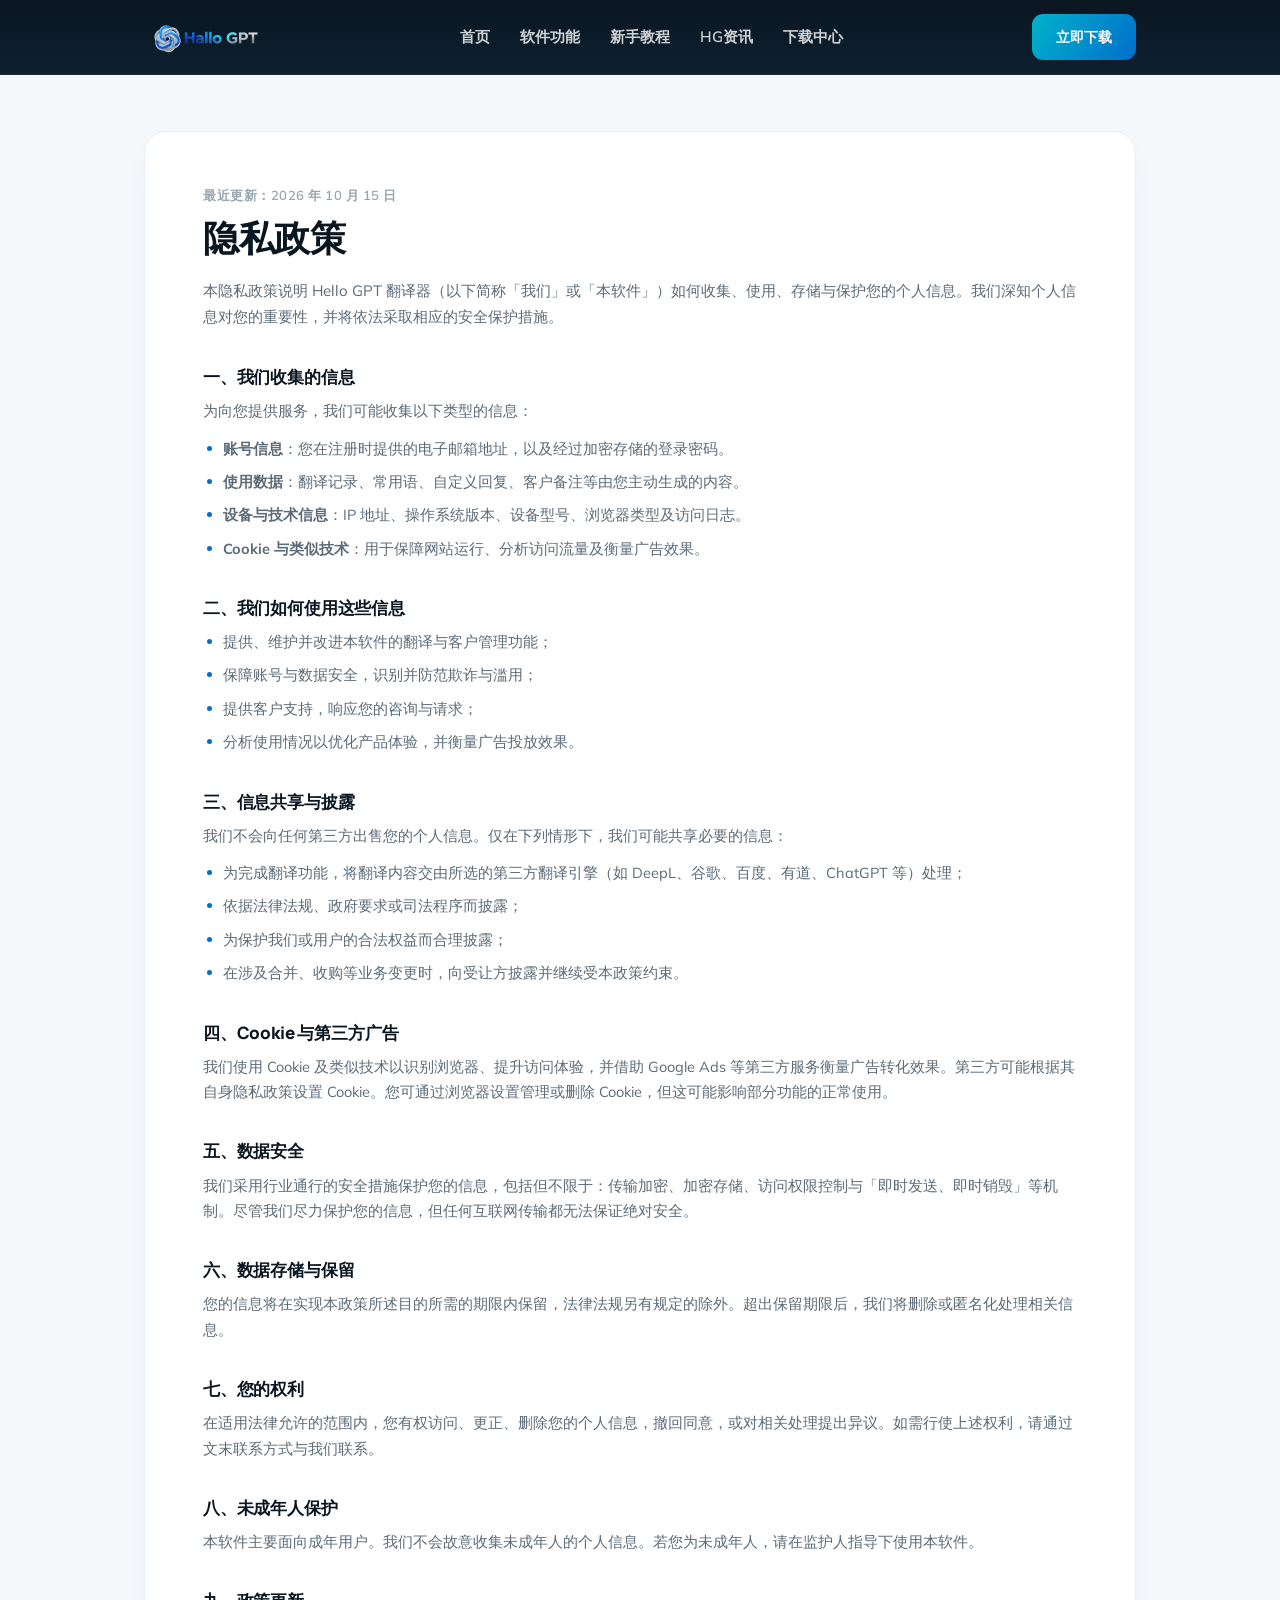
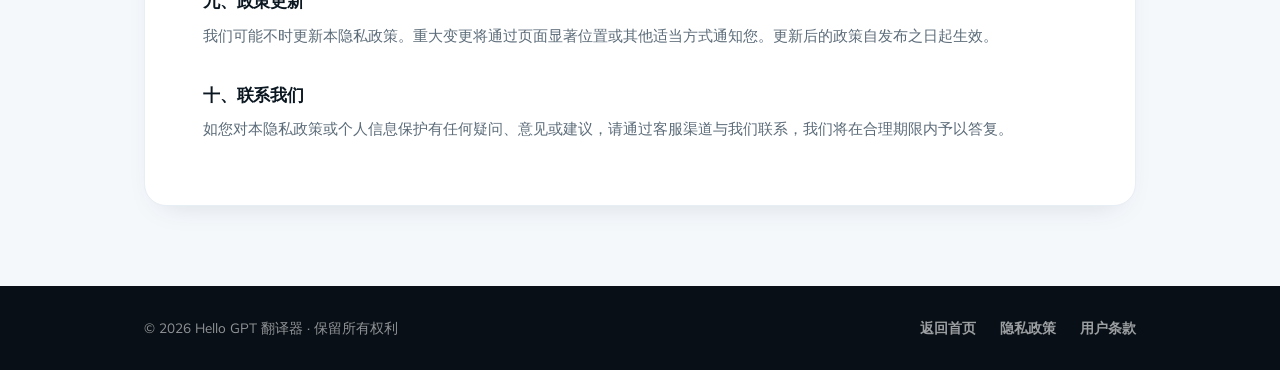
<file: privacy.html>
<!DOCTYPE html>
<html lang="zh-Hans">
<head>
<meta charset="UTF-8">
<meta name="viewport" content="width=device-width, initial-scale=1">
<title>隐私政策 - Hello Gpt翻译器</title>
<meta name="description" content="Hello GPT 翻译器隐私政策：说明我们如何收集、使用、存储与保护您的个人信息，以及 Cookie 与第三方广告（Google Ads）的使用方式。">
<meta name="robots" content="index, follow">
<link rel="icon" href="images/cropped-ico-1-32x32.png" sizes="32x32">
<link rel="icon" href="images/cropped-ico-1-192x192.png" sizes="192x192">
<link rel="apple-touch-icon" href="images/cropped-ico-1-180x180.png">
<link rel="stylesheet" href="css/legal.css">
</head>
<body>

<header class="topbar">
  <div class="container topbar-inner">
    <a class="brand" href="index.html"><img src="images/logo1.png" alt="Hello GPT 翻译器"></a>
    <nav>
      <a href="index.html">首页</a>
      <a href="index.html#features">软件功能</a>
      <a href="index.html#tutorial">新手教程</a>
      <a href="index.html#news">HG资讯</a>
      <a href="index.html#download">下载中心</a>
    </nav>
    <a class="btn" href="index.html#download">立即下载</a>
  </div>
</header>

<main class="legal-main">
  <div class="container">
    <div class="legal-doc">
      <div class="update">最近更新：2026 年 10 月 15 日</div>
      <h1>隐私政策</h1>
      <p class="lead">本隐私政策说明 Hello GPT 翻译器（以下简称「我们」或「本软件」）如何收集、使用、存储与保护您的个人信息。我们深知个人信息对您的重要性，并将依法采取相应的安全保护措施。</p>

      <h3>一、我们收集的信息</h3>
      <p>为向您提供服务，我们可能收集以下类型的信息：</p>
      <ul>
        <li><b>账号信息</b>：您在注册时提供的电子邮箱地址，以及经过加密存储的登录密码。</li>
        <li><b>使用数据</b>：翻译记录、常用语、自定义回复、客户备注等由您主动生成的内容。</li>
        <li><b>设备与技术信息</b>：IP 地址、操作系统版本、设备型号、浏览器类型及访问日志。</li>
        <li><b>Cookie 与类似技术</b>：用于保障网站运行、分析访问流量及衡量广告效果。</li>
      </ul>

      <h3>二、我们如何使用这些信息</h3>
      <ul>
        <li>提供、维护并改进本软件的翻译与客户管理功能；</li>
        <li>保障账号与数据安全，识别并防范欺诈与滥用；</li>
        <li>提供客户支持，响应您的咨询与请求；</li>
        <li>分析使用情况以优化产品体验，并衡量广告投放效果。</li>
      </ul>

      <h3>三、信息共享与披露</h3>
      <p>我们不会向任何第三方出售您的个人信息。仅在下列情形下，我们可能共享必要的信息：</p>
      <ul>
        <li>为完成翻译功能，将翻译内容交由所选的第三方翻译引擎（如 DeepL、谷歌、百度、有道、ChatGPT 等）处理；</li>
        <li>依据法律法规、政府要求或司法程序而披露；</li>
        <li>为保护我们或用户的合法权益而合理披露；</li>
        <li>在涉及合并、收购等业务变更时，向受让方披露并继续受本政策约束。</li>
      </ul>

      <h3>四、Cookie 与第三方广告</h3>
      <p>我们使用 Cookie 及类似技术以识别浏览器、提升访问体验，并借助 Google Ads 等第三方服务衡量广告转化效果。第三方可能根据其自身隐私政策设置 Cookie。您可通过浏览器设置管理或删除 Cookie，但这可能影响部分功能的正常使用。</p>

      <h3>五、数据安全</h3>
      <p>我们采用行业通行的安全措施保护您的信息，包括但不限于：传输加密、加密存储、访问权限控制与「即时发送、即时销毁」等机制。尽管我们尽力保护您的信息，但任何互联网传输都无法保证绝对安全。</p>

      <h3>六、数据存储与保留</h3>
      <p>您的信息将在实现本政策所述目的所需的期限内保留，法律法规另有规定的除外。超出保留期限后，我们将删除或匿名化处理相关信息。</p>

      <h3>七、您的权利</h3>
      <p>在适用法律允许的范围内，您有权访问、更正、删除您的个人信息，撤回同意，或对相关处理提出异议。如需行使上述权利，请通过文末联系方式与我们联系。</p>

      <h3>八、未成年人保护</h3>
      <p>本软件主要面向成年用户。我们不会故意收集未成年人的个人信息。若您为未成年人，请在监护人指导下使用本软件。</p>

      <h3>九、政策更新</h3>
      <p>我们可能不时更新本隐私政策。重大变更将通过页面显著位置或其他适当方式通知您。更新后的政策自发布之日起生效。</p>

      <h3>十、联系我们</h3>
      <p>如您对本隐私政策或个人信息保护有任何疑问、意见或建议，请通过客服渠道与我们联系，我们将在合理期限内予以答复。</p>
    </div>
  </div>
</main>

<footer class="site-footer">
  <div class="container footer-inner">
    <span>© 2026 Hello GPT 翻译器 · 保留所有权利</span>
    <div class="footer-links">
      <a href="index.html">返回首页</a>
      <a href="privacy.html">隐私政策</a>
      <a href="terms.html">用户条款</a>
    </div>
  </div>
</footer>

</body>
</html>
</file>
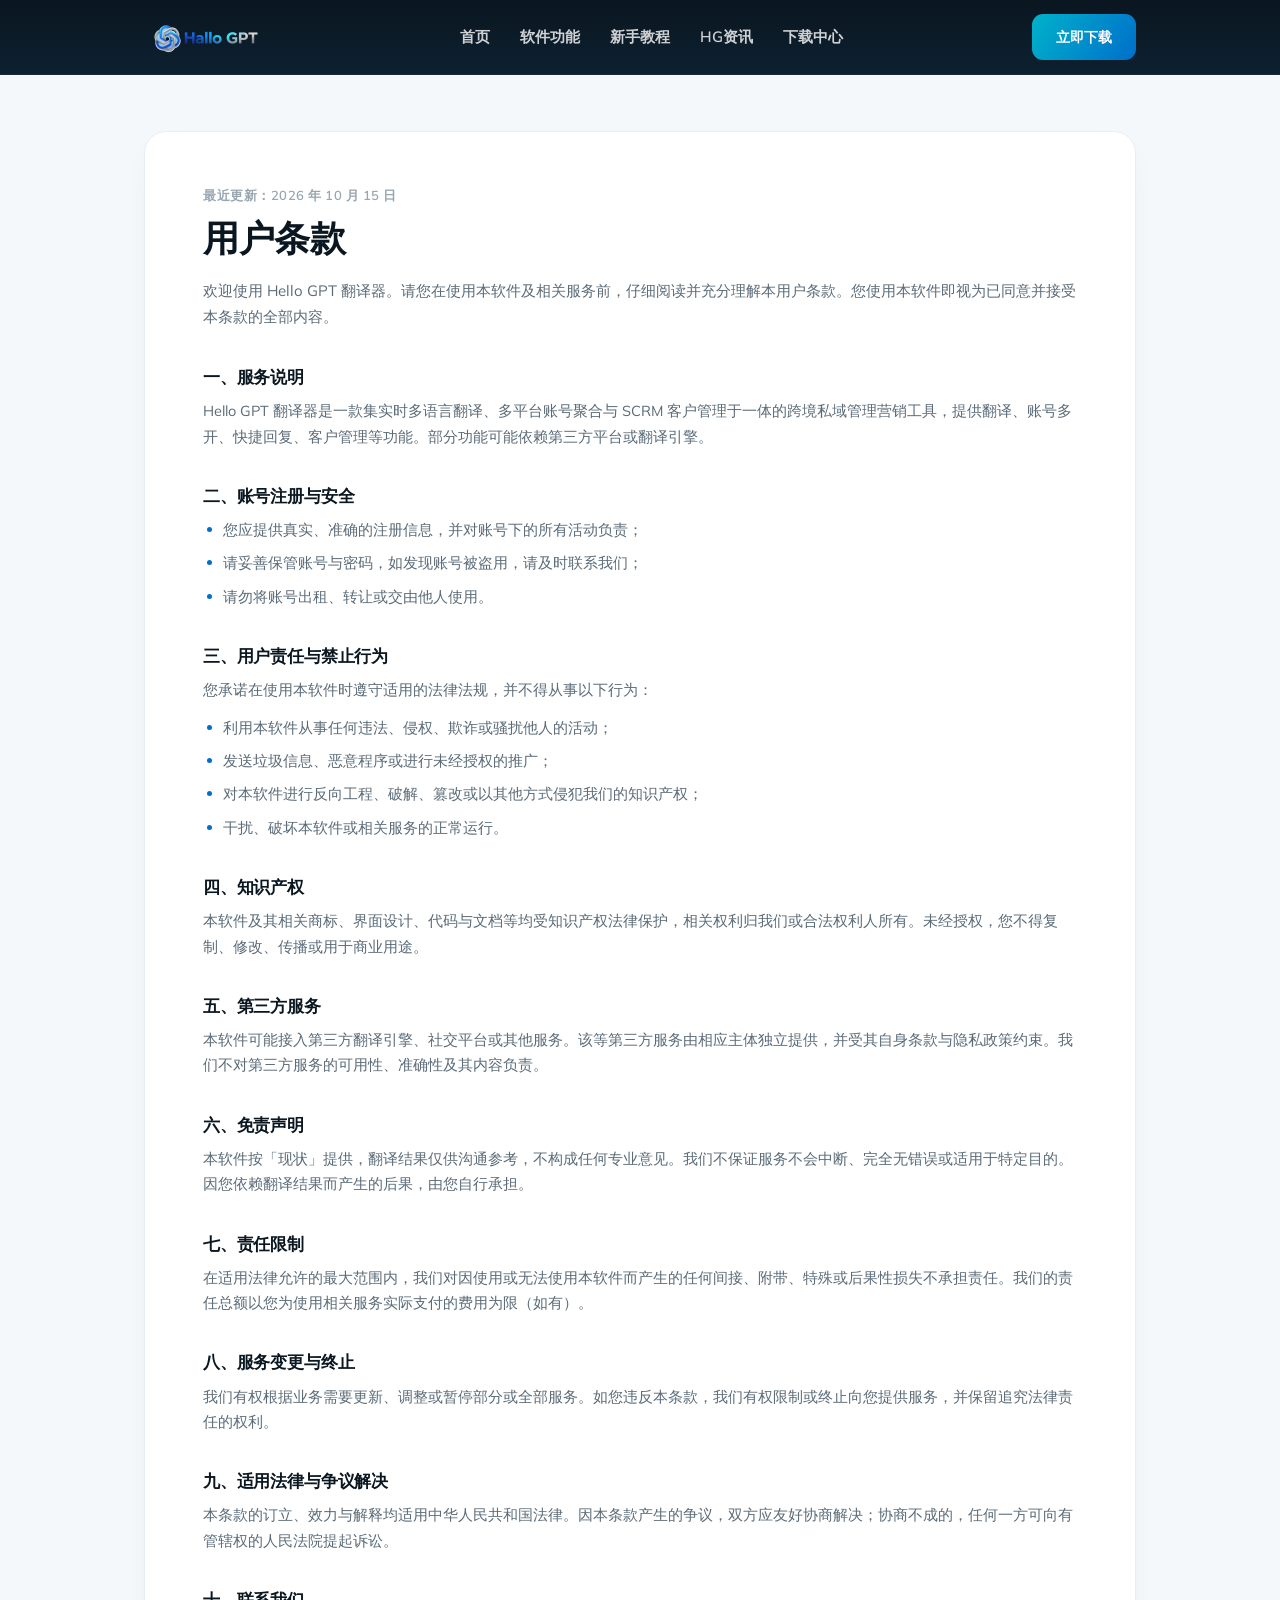
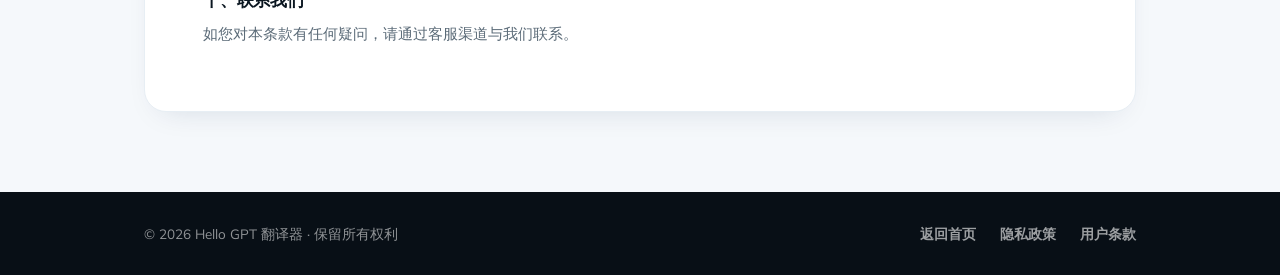
<file: terms.html>
<!DOCTYPE html>
<html lang="zh-Hans">
<head>
<meta charset="UTF-8">
<meta name="viewport" content="width=device-width, initial-scale=1">
<title>用户条款 - Hello Gpt翻译器</title>
<meta name="description" content="Hello GPT 翻译器用户条款：服务说明、账号注册与安全、用户责任与禁止行为、知识产权、免责声明与责任限制等。">
<meta name="robots" content="index, follow">
<link rel="icon" href="images/cropped-ico-1-32x32.png" sizes="32x32">
<link rel="icon" href="images/cropped-ico-1-192x192.png" sizes="192x192">
<link rel="apple-touch-icon" href="images/cropped-ico-1-180x180.png">
<link rel="stylesheet" href="css/legal.css">
</head>
<body>

<header class="topbar">
  <div class="container topbar-inner">
    <a class="brand" href="index.html"><img src="images/logo1.png" alt="Hello GPT 翻译器"></a>
    <nav>
      <a href="index.html">首页</a>
      <a href="index.html#features">软件功能</a>
      <a href="index.html#tutorial">新手教程</a>
      <a href="index.html#news">HG资讯</a>
      <a href="index.html#download">下载中心</a>
    </nav>
    <a class="btn" href="index.html#download">立即下载</a>
  </div>
</header>

<main class="legal-main">
  <div class="container">
    <div class="legal-doc">
      <div class="update">最近更新：2026 年 10 月 15 日</div>
      <h1>用户条款</h1>
      <p class="lead">欢迎使用 Hello GPT 翻译器。请您在使用本软件及相关服务前，仔细阅读并充分理解本用户条款。您使用本软件即视为已同意并接受本条款的全部内容。</p>

      <h3>一、服务说明</h3>
      <p>Hello GPT 翻译器是一款集实时多语言翻译、多平台账号聚合与 SCRM 客户管理于一体的跨境私域管理营销工具，提供翻译、账号多开、快捷回复、客户管理等功能。部分功能可能依赖第三方平台或翻译引擎。</p>

      <h3>二、账号注册与安全</h3>
      <ul>
        <li>您应提供真实、准确的注册信息，并对账号下的所有活动负责；</li>
        <li>请妥善保管账号与密码，如发现账号被盗用，请及时联系我们；</li>
        <li>请勿将账号出租、转让或交由他人使用。</li>
      </ul>

      <h3>三、用户责任与禁止行为</h3>
      <p>您承诺在使用本软件时遵守适用的法律法规，并不得从事以下行为：</p>
      <ul>
        <li>利用本软件从事任何违法、侵权、欺诈或骚扰他人的活动；</li>
        <li>发送垃圾信息、恶意程序或进行未经授权的推广；</li>
        <li>对本软件进行反向工程、破解、篡改或以其他方式侵犯我们的知识产权；</li>
        <li>干扰、破坏本软件或相关服务的正常运行。</li>
      </ul>

      <h3>四、知识产权</h3>
      <p>本软件及其相关商标、界面设计、代码与文档等均受知识产权法律保护，相关权利归我们或合法权利人所有。未经授权，您不得复制、修改、传播或用于商业用途。</p>

      <h3>五、第三方服务</h3>
      <p>本软件可能接入第三方翻译引擎、社交平台或其他服务。该等第三方服务由相应主体独立提供，并受其自身条款与隐私政策约束。我们不对第三方服务的可用性、准确性及其内容负责。</p>

      <h3>六、免责声明</h3>
      <p>本软件按「现状」提供，翻译结果仅供沟通参考，不构成任何专业意见。我们不保证服务不会中断、完全无错误或适用于特定目的。因您依赖翻译结果而产生的后果，由您自行承担。</p>

      <h3>七、责任限制</h3>
      <p>在适用法律允许的最大范围内，我们对因使用或无法使用本软件而产生的任何间接、附带、特殊或后果性损失不承担责任。我们的责任总额以您为使用相关服务实际支付的费用为限（如有）。</p>

      <h3>八、服务变更与终止</h3>
      <p>我们有权根据业务需要更新、调整或暂停部分或全部服务。如您违反本条款，我们有权限制或终止向您提供服务，并保留追究法律责任的权利。</p>

      <h3>九、适用法律与争议解决</h3>
      <p>本条款的订立、效力与解释均适用中华人民共和国法律。因本条款产生的争议，双方应友好协商解决；协商不成的，任何一方可向有管辖权的人民法院提起诉讼。</p>

      <h3>十、联系我们</h3>
      <p>如您对本条款有任何疑问，请通过客服渠道与我们联系。</p>
    </div>
  </div>
</main>

<footer class="site-footer">
  <div class="container footer-inner">
    <span>© 2026 Hello GPT 翻译器 · 保留所有权利</span>
    <div class="footer-links">
      <a href="index.html">返回首页</a>
      <a href="privacy.html">隐私政策</a>
      <a href="terms.html">用户条款</a>
    </div>
  </div>
</footer>

</body>
</html>
</file>
<file: css/legal.css>
@font-face{font-family:Manrope;font-style:normal;font-weight:200 800;font-display:swap;src:url('../fonts/manrope.woff2') format('woff2');}
@font-face{font-family:Mulish;font-style:normal;font-weight:100 800;font-display:swap;src:url('../fonts/mulish.woff2') format('woff2');font-stretch:normal;}

:root{
  --cyan:#00b2ca;--blue:#006fca;--green:#00ca9f;
  --ink:#0a1620;--ink-2:#152128;--body:#5b6b78;--line:#e7eef4;--bg-soft:#f5f8fb;
  --grad:linear-gradient(120deg,#00b2ca 0%,#006fca 100%);
  --shadow-sm:0 12px 32px -18px rgba(9,40,80,.18);
}
*{margin:0;padding:0;box-sizing:border-box}
html{scroll-behavior:smooth}
body{font-family:Mulish,"PingFang SC","Microsoft YaHei",sans-serif;color:var(--body);background:var(--bg-soft);font-size:16px;line-height:1.75;-webkit-font-smoothing:antialiased}
a{text-decoration:none;color:inherit}
img{max-width:100%;display:block}
ul{list-style:none}
.container{width:100%;max-width:1040px;margin:0 auto;padding:0 24px}
h1,h2,h3{font-family:Manrope,"PingFang SC","Microsoft YaHei",sans-serif;color:var(--ink);line-height:1.3;font-weight:800;letter-spacing:-.01em}

/* 顶栏 */
.topbar{background:linear-gradient(180deg,#0a1620,#0d2030);border-bottom:1px solid rgba(255,255,255,.08)}
.topbar-inner{display:flex;align-items:center;justify-content:space-between;height:74px}
.brand img{height:32px;width:auto}
.topbar nav{display:flex;align-items:center;gap:30px}
.topbar nav a{color:rgba(255,255,255,.8);font-size:15px;font-weight:600;transition:color .25s}
.topbar nav a:hover{color:#fff}
.btn{display:inline-flex;align-items:center;justify-content:center;padding:11px 24px;border-radius:11px;font-weight:700;font-size:14px;cursor:pointer;background:var(--grad);color:#fff;transition:transform .25s,box-shadow .25s}
.btn:hover{transform:translateY(-2px);box-shadow:0 14px 30px -12px rgba(0,111,202,.6)}
@media(max-width:720px){.topbar nav{display:none}}

/* 法律内容 */
.legal-main{padding:56px 0 80px}
.legal-doc{background:#fff;border:1px solid var(--line);border-radius:22px;padding:52px 58px;box-shadow:var(--shadow-sm)}
.legal-doc .update{font-size:13px;font-weight:600;color:#98a6b1;letter-spacing:.04em}
.legal-doc h1{font-size:clamp(28px,4vw,36px);margin-top:8px}
.legal-doc .lead{margin:16px 0 8px;font-size:15px;color:var(--body)}
.legal-doc h3{font-size:17px;margin:30px 0 10px;padding-top:6px}
.legal-doc p{font-size:14.5px;margin-bottom:12px;color:var(--body)}
.legal-doc ul{margin:0 0 12px}
.legal-doc ul li{position:relative;padding-left:20px;font-size:14.5px;margin-bottom:8px;color:var(--body)}
.legal-doc ul li::before{content:"";position:absolute;left:4px;top:10px;width:5px;height:5px;border-radius:50%;background:var(--blue)}
.legal-doc a{color:var(--blue);text-decoration:underline}
@media(max-width:640px){.legal-doc{padding:36px 22px}}

/* 页脚 */
.site-footer{background:#080f16;padding:30px 0;color:rgba(255,255,255,.55)}
.footer-inner{display:flex;align-items:center;justify-content:space-between;flex-wrap:wrap;gap:14px;font-size:13.5px}
.footer-links{display:flex;gap:24px}
.footer-links a{color:rgba(255,255,255,.6);font-weight:600;transition:color .25s}
.footer-links a:hover{color:#fff}
@media(max-width:640px){.footer-inner{flex-direction:column;text-align:center}}
</file>
